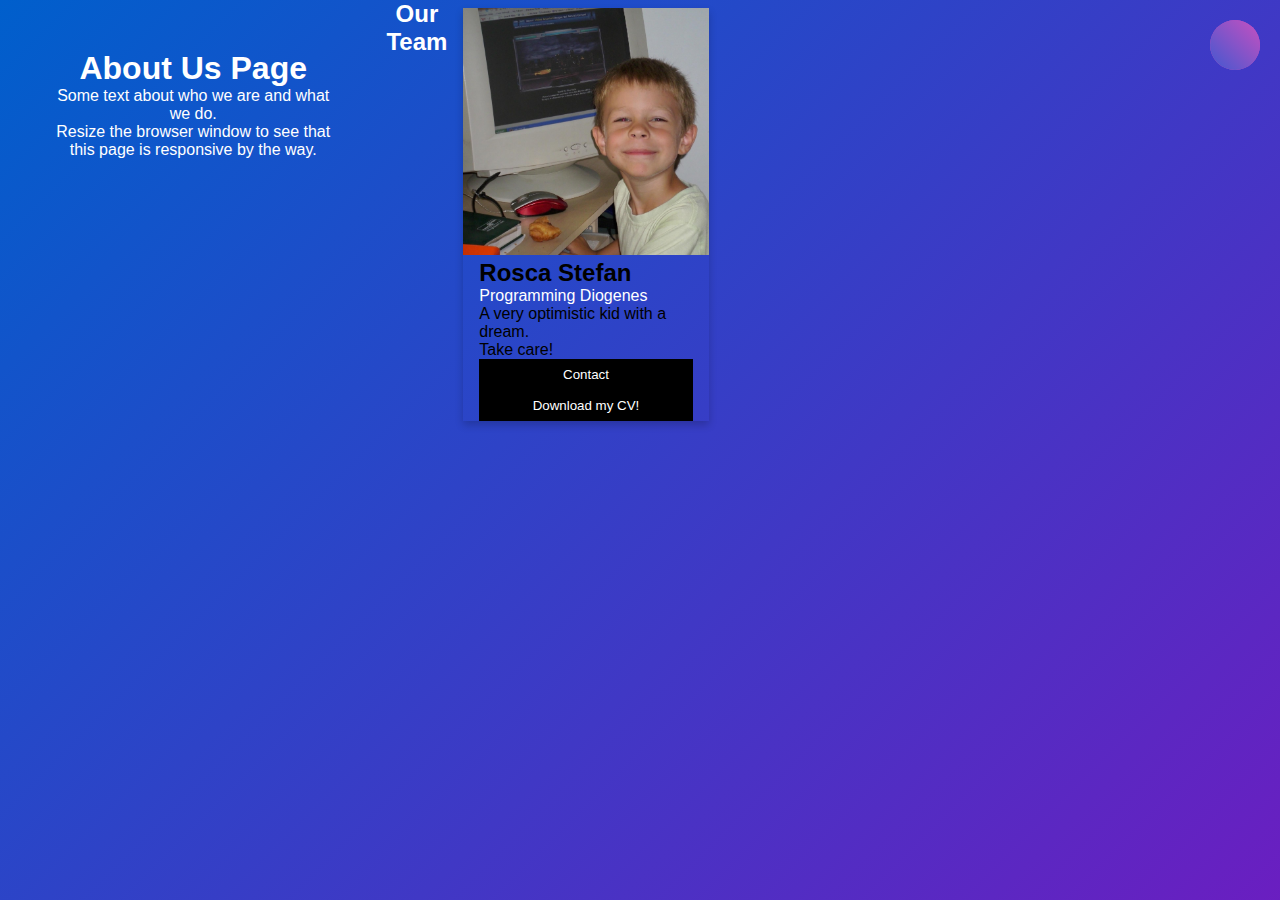
<file: about.html>
<!DOCTYPE html>
<html lang="en">
<head>
    <meta charset="UTF-8">
    <meta http-equiv="X-UA-Compatible" content="IE=edge">
    <meta name="viewport" content="width=device-width, initial-scale=1.0">
    <title>About Us</title>
    <link rel="stylesheet" href="about.css">
</head>
<body class="bg">
    <input type="checkbox" id="active">
    <label for="active" class="menu-btn"><i class="fas fa-bars"></i></label>
    <div class="wrapper">
       <ul>
          <li><a href="index.html">Home</a></li>
          <li><a href="about.html">About</a></li>
          <li><a href="services.html">Services</a></li>
          <li><a href="#">Gallery</a></li>
          <li><a href="#">Feedback</a></li>
       </ul>
    </div>
    <div class="about-section">
        <h1>About Us Page</h1>
        <p>Some text about who we are and what we do.</p>
        <p>Resize the browser window to see that this page is responsive by the way.</p>
      </div>
      
      <h2 style="text-align:center;color: white;">Our Team</h2>
      <div class="row">
        <div class="column">
          <div class="card">
            <img src="imgs/me.jpg" alt="Stefan Rosca" style="width:100%">
            <div class="container">
              <h2>Rosca Stefan</h2>
              <p class="title">Programming Diogenes</p>
              <p>A very optimistic kid with a dream.</p>
              <p>Take care!</p>
              <p><button class="button">Contact</button><a href="contact.html"></a></p>
              <form method="get" action="Profile.pdf">
                <button class="button" type="submit">Download my CV!</button>
             </form>
            </div>
          </div>
        </div>
      
</body>
</html>
</file>
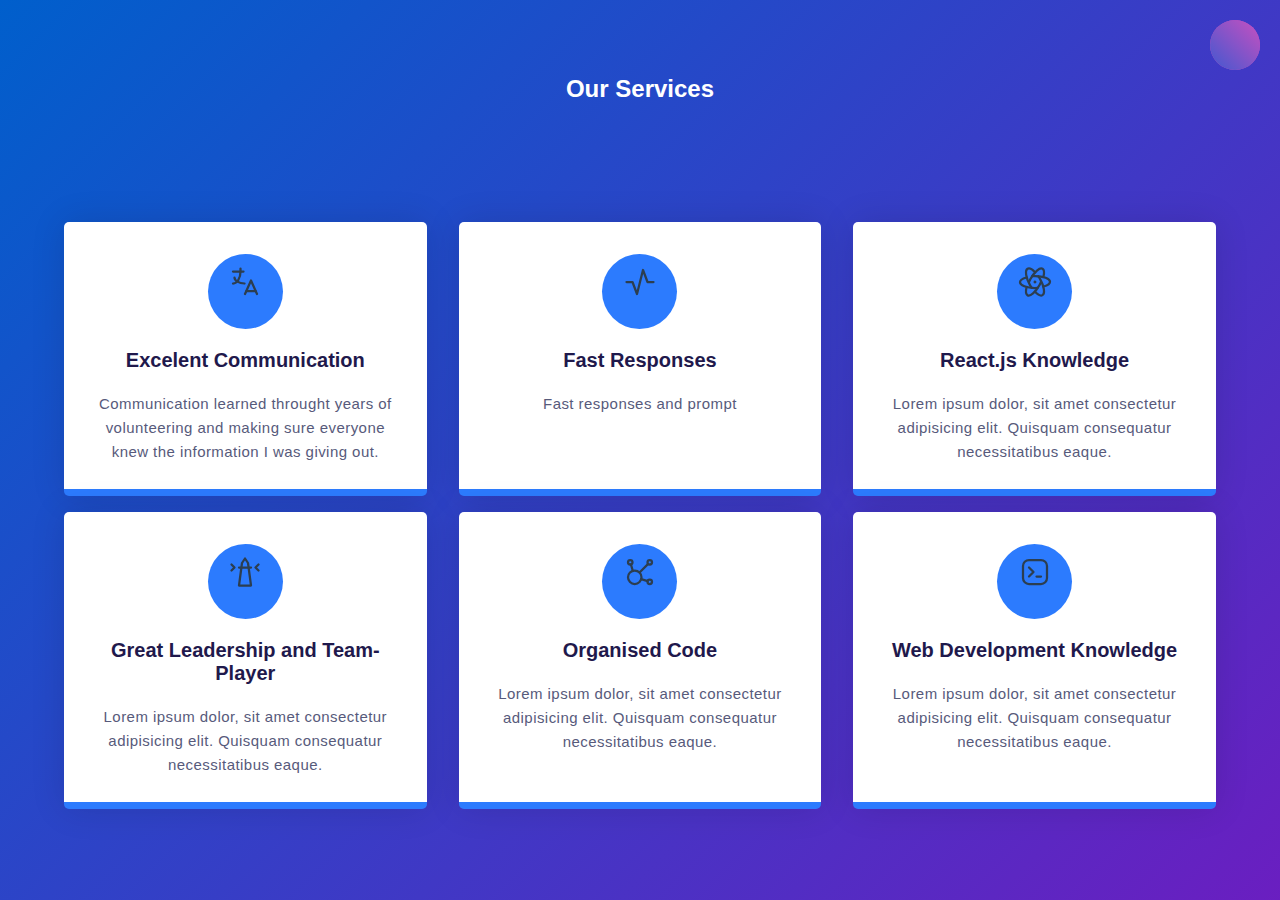
<file: services.html>
<!DOCTYPE html>
<html lang="en">
<head>
    <meta charset="UTF-8">
    <meta http-equiv="X-UA-Compatible" content="IE=edge">
    <meta name="viewport" content="width=device-width, initial-scale=1.0">
    <title>Services</title>
    <link rel="stylesheet" href="services.css">
</head>
<body class="bg">
    <input type="checkbox" id="active">
      <label for="active" class="menu-btn"><i class="fas fa-bars"></i></label>
      <div class="wrapper">
         <ul>
            <li><a href="index.html">Home</a></li>
            <li><a href="about.html">About</a></li>
            <li><a href="services.html">Services</a></li>
            <li><a href="gallery.html">Gallery</a></li>
            <li><a href="contact.html">Feedback</a></li>
         </ul>
      </div>
    <section>
        <div class="row">
          <h2 class="section-heading" style="color: white;">Our Services</h2>
        </div>
        <div class="row">
          <div class="column">
            <div class="card">
              <div class="icon-wrapper"> 
                <svg xmlns="http://www.w3.org/2000/svg" class="icon icon-tabler icon-tabler-language" width="36" height="36" viewBox="0 0 24 24" stroke-width="1.5" stroke="#2c3e50" fill="none" stroke-linecap="round" stroke-linejoin="round">
                <path stroke="none" d="M0 0h24v24H0z" fill="none"/>
                <path d="M4 5h7" />
                <path d="M9 3v2c0 4.418 -2.239 8 -5 8" />
                <path d="M5 9c-.003 2.144 2.952 3.908 6.7 4" />
                <path d="M12 20l4 -9l4 9" />
                <path d="M19.1 18h-6.2" />
              </svg>
                <i class="fas fa-hammer"></i>
              </div>
              <h3>Excelent Communication</h3>
              <p>
                Communication learned throught years of volunteering and making sure
                everyone knew the information I was giving out.
              </p>
            </div>
          </div>
          <div class="column">
            <div class="card">
              <div class="icon-wrapper">
                <svg xmlns="http://www.w3.org/2000/svg" class="icon icon-tabler icon-tabler-activity" width="36" height="36" viewBox="0 0 24 24" stroke-width="1.5" stroke="#2c3e50" fill="none" stroke-linecap="round" stroke-linejoin="round">
                <path stroke="none" d="M0 0h24v24H0z" fill="none"/>
                <path d="M3 12h4l3 8l4 -16l3 8h4" />
              </svg>
                <i class="fas fa-brush"></i>
              </div>
              <h3>Fast Responses</h3>
              <p>
                Fast responses and prompt 
              </p>
            </div>
          </div>
          <div class="column">
            <div class="card">
              <div class="icon-wrapper">
                <svg xmlns="http://www.w3.org/2000/svg" class="icon icon-tabler icon-tabler-brand-react-native" width="36" height="36" viewBox="0 0 24 24" stroke-width="1.5" stroke="#2c3e50" fill="none" stroke-linecap="round" stroke-linejoin="round">
                    <path stroke="none" d="M0 0h24v24H0z" fill="none"/>
                    <path d="M6.357 9c-2.637 .68 -4.357 1.845 -4.357 3.175c0 2.107 4.405 3.825 9.85 3.825c.74 0 1.26 -.039 1.95 -.097" />
                    <path d="M9.837 15.9c-.413 -.596 -.806 -1.133 -1.18 -1.8c-2.751 -4.9 -3.488 -9.77 -1.63 -10.873c1.15 -.697 3.047 .253 4.974 2.254" />
                    <path d="M6.429 15.387c-.702 2.688 -.56 4.716 .56 5.395c1.783 1.08 5.387 -1.958 8.043 -6.804c.36 -.67 .683 -1.329 .968 -1.978" />
                    <path d="M12 18.52c1.928 2 3.817 2.95 4.978 2.253c1.85 -1.102 1.121 -5.972 -1.633 -10.873c-.384 -.677 -.777 -1.204 -1.18 -1.8" />
                    <path d="M17.66 15c2.612 -.687 4.34 -1.85 4.34 -3.176c0 -2.11 -4.408 -3.824 -9.845 -3.824c-.747 0 -1.266 .029 -1.955 .087" />
                    <path d="M8 12c.285 -.66 .607 -1.308 .968 -1.978c2.647 -4.844 6.253 -7.89 8.046 -6.801c1.11 .679 1.262 2.706 .56 5.393" />
                    <path d="M12.26 12.015h-.01c-.01 .13 -.12 .24 -.26 .24a0.263 .263 0 0 1 -.25 -.26c0 -.14 .11 -.25 .24 -.25h-.01c.13 -.01 .25 .11 .25 .24" />
                  </svg>
                <i class="fas fa-wrench"></i>
              </div>
              <h3>React.js Knowledge</h3>
              <p>
                Lorem ipsum dolor, sit amet consectetur adipisicing elit. Quisquam
                consequatur necessitatibus eaque.
              </p>
            </div>
          </div>
          <div class="column">
            <div class="card">
              <div class="icon-wrapper">
                <svg xmlns="http://www.w3.org/2000/svg" class="icon icon-tabler icon-tabler-building-lighthouse" width="36" height="36" viewBox="0 0 24 24" stroke-width="1.5" stroke="#2c3e50" fill="none" stroke-linecap="round" stroke-linejoin="round">
                    <path stroke="none" d="M0 0h24v24H0z" fill="none"/>
                    <path d="M12 3l2 3l2 15h-8l2 -15z" />
                    <line x1="8" y1="9" x2="16" y2="9" />
                    <path d="M3 11l2 -2l-2 -2" />
                    <path d="M21 11l-2 -2l2 -2" />
                  </svg>
                <i class="fas fa-truck-pickup"></i>
              </div>
              <h3>Great Leadership and Team-Player</h3>
              <p>
                Lorem ipsum dolor, sit amet consectetur adipisicing elit. Quisquam
                consequatur necessitatibus eaque.
              </p>
            </div>
          </div>
          <div class="column">
            <div class="card">
              <div class="icon-wrapper">
                <svg xmlns="http://www.w3.org/2000/svg" class="icon icon-tabler icon-tabler-affiliate" width="36" height="36" viewBox="0 0 24 24" stroke-width="1.5" stroke="#2c3e50" fill="none" stroke-linecap="round" stroke-linejoin="round">
                    <path stroke="none" d="M0 0h24v24H0z" fill="none"/>
                    <path d="M5.931 6.936l1.275 4.249m5.607 5.609l4.251 1.275" />
                    <path d="M11.683 12.317l5.759 -5.759" />
                    <circle cx="5.5" cy="5.5" r="1.5" />
                    <circle cx="18.5" cy="5.5" r="1.5" />
                    <circle cx="18.5" cy="18.5" r="1.5" />
                    <circle cx="8.5" cy="15.5" r="4.5" />
                  </svg>
                <i class="fas fa-broom"></i>
              </div>
              <h3>Organised Code</h3>
              <p>
                Lorem ipsum dolor, sit amet consectetur adipisicing elit. Quisquam
                consequatur necessitatibus eaque.
              </p>
            </div>
          </div>
          <div class="column">
            <div class="card">
              <div class="icon-wrapper">
                <svg xmlns="http://www.w3.org/2000/svg" class="icon icon-tabler icon-tabler-brand-tabler" width="36" height="36" viewBox="0 0 24 24" stroke-width="1.5" stroke="#2c3e50" fill="none" stroke-linecap="round" stroke-linejoin="round">
                    <path stroke="none" d="M0 0h24v24H0z" fill="none"/>
                    <path d="M8 9l3 3l-3 3" />
                    <line x1="13" y1="15" x2="16" y2="15" />
                    <rect x="4" y="4" width="16" height="16" rx="4" />
                  </svg>
                <i class="fas fa-plug"></i>
              </div>
              <h3>Web Development Knowledge</h3>
              <p>
                Lorem ipsum dolor, sit amet consectetur adipisicing elit. Quisquam
                consequatur necessitatibus eaque.
              </p>
            </div>
          </div>
        </div>
</body>
</html>
</file>
<file: about.css>
.bg{
        font-family: 'Poppins', sans-serif;
        margin: 0;
        min-height: 100vh;
        width: 100%;
        height: 100vh;
        display: flex;     
        background-size: 300% 300%;
        background-image: linear-gradient(
              -45deg, 
              rgb(68, 167, 248) 0%, 
              rgb(25, 74, 211) 25%, 
              rgb(156, 0, 187) 51%, 
              rgb(0, 95, 204) 100%
        );  
        animation: AnimateBG 15s ease infinite;
      }
      @keyframes AnimateBG { 
        0%{background-position:0% 50%}
        50%{background-position:100% 50%}
        100%{background-position:0% 50%}
      }
      
      @import url("reset.css");
      
      @import url('https://fonts.googleapis.com/css2?family=Poppins:ital,wght@1,100&display=swap');
      
      @import url('https://fonts.googleapis.com/css?family=Poppins:400,500,600,700&display=swap');

@import url('https://fonts.googleapis.com/css?family=Poppins:400,500,600,700&display=swap');
*{
  margin: 0;
  padding: 0;
  box-sizing: border-box;
  font-family: 'Poppins', sans-serif;
}
.wrapper{
  position: fixed;
  top: 0;
  left: 0;
  height: 100%;
  width: 100%;
  background: linear-gradient(-135deg, #c850c0, #4158d0);
  /* background: linear-gradient(375deg, #1cc7d0, #2ede98); */
  /* clip-path: circle(25px at calc(0% + 45px) 45px); */
  clip-path: circle(25px at calc(100% - 45px) 45px);
  transition: all 0.3s ease-in-out;
}
#active:checked ~ .wrapper{
  clip-path: circle(75%);
}
.menu-btn{
  position: absolute;
  z-index: 2;
  right: 20px;
  /* left: 20px; */
  top: 20px;
  height: 50px;
  width: 50px;
  text-align: center;
  line-height: 50px;
  border-radius: 50%;
  font-size: 20px;
  color: #fff;
  cursor: pointer;
  background: linear-gradient(-135deg, #c850c0, #4158d0);
  /* background: linear-gradient(375deg, #1cc7d0, #2ede98); */
  transition: all 0.3s ease-in-out;
}
#active:checked ~ .menu-btn{
  background: #fff;
  color: #4158d0;
}
#active:checked ~ .menu-btn i:before{
  content: "\f00d";
}
.wrapper ul{
  position: absolute;
  top: 50%;
  left: 50%;
  transform: translate(-50%, -50%);
  list-style: none;
  text-align: center;
}
.wrapper ul li{
  margin: 15px 0;
}
.wrapper ul li a{
  color: none;
  text-decoration: none;
  font-size: 30px;
  font-weight: 500;
  padding: 5px 30px;
  color: #fff;
  position: relative;
  line-height: 50px;
  transition: all 0.3s ease;
}
.wrapper ul li a:after{
  position: absolute;
  content: "";
  background: #fff;
  width: 100%;
  height: 50px;
  left: 0;
  border-radius: 50px;
  transform: scaleY(0);
  z-index: -1;
  transition: transform 0.3s ease;
}
.wrapper ul li a:hover:after{
  transform: scaleY(1);
}
.wrapper ul li a:hover{
  color: #4158d0;
}
input[type="checkbox"]{
  display: none;
}
.content{
  position: absolute;
  top: 50%;
  left: 50%;
  transform: translate(-50%, -50%);
  z-index: -1;
  text-align: center;
  width: 100%;
  color: #202020;
}
.content .title{
  font-size: 40px;
  font-weight: 700;
}
.content p{
  font-size: 35px;
  font-weight: 600;
}
html {
    box-sizing: border-box;
  }
  
  *, *:before, *:after {
    box-sizing: inherit;
  }
  
  .column {
    float: left;
    width: 33.3%;
    margin-bottom: 16px;
    padding: 0 8px;
  }
  
  .card {
    box-shadow: 0 4px 8px 0 rgba(0, 0, 0, 0.2);
    margin: 8px;
  }
  
  .about-section {
    padding: 50px;
    text-align: center;
    background-color: transparent;
    color: white;
  }
  
  .container {
    padding: 0 16px;
  }
  
  .container::after, .row::after {
    content: "";
    clear: both;
    display: table;
  }
  
  .title {
    color: rgb(255, 255, 255);
  }
  
  .button {
    border: none;
    outline: 0;
    display: inline-block;
    padding: 8px;
    color: white;
    background-color: #000;
    text-align: center;
    cursor: pointer;
    width: 100%;
  }
  
  .button:hover {
    background-color: #555;
  }
  
  @media screen and (max-width: 650px) {
    .column {
      width: 100%;
      display: block;
    }
  }
</file>
<file: services.css>
.bg {
    font-family: 'Poppins', sans-serif;
    min-height: 100vh;
    width: 100%;
    height: 100vh;
    display: flex;
    align-items: center;
    justify-content: center;
    background-size: 300% 300%;
    background-image: linear-gradient(
          -45deg, 
          rgb(68, 167, 248) 0%, 
          rgb(25, 74, 211) 25%, 
          rgb(156, 0, 187) 51%, 
          rgb(0, 95, 204) 100%
    );  
    animation: AnimateBG 15s ease infinite;
  }
  
  @keyframes AnimateBG { 
    0%{background-position:0% 50%}
    50%{background-position:100% 50%}
    100%{background-position:0% 50%}
  }
* {
    padding: 0;
    margin: 0;
    box-sizing: border-box;
    font-family: "Poppins", sans-serif;
  }
  section {
    height: 100vh;
    width: 100%;
    display: grid;
    place-items: center;
  }
  .row {
    display: flex;
    flex-wrap: wrap;
  }
  .column {
    width: 100%;
    padding: 0 1em 1em 1em;
    text-align: center;
  }
  .card {
    width: 100%;
    height: 100%;
    padding: 2em 1.5em;
    background: linear-gradient(#ffffff 50%, #2c7bfe 50%);
    background-size: 100% 200%;
    background-position: 0 2.5%;
    border-radius: 5px;
    box-shadow: 0 0 35px rgba(0, 0, 0, 0.12);
    cursor: pointer;
    transition: 0.5s;
  }
  h3 {
    font-size: 20px;
    font-weight: 600;
    color: #1f194c;
    margin: 1em 0;
  }
  p {
    color: #575a7b;
    font-size: 15px;
    line-height: 1.6;
    letter-spacing: 0.03em;
  }
  .icon-wrapper {
    background-color: #2c7bfe;
    margin: auto;
    font-size: 30px;
    height: 2.5em;
    width: 2.5em;
    color: #ffffff;
    border-radius: 50%;
    display: grid;
    place-items: center;
    transition: 0.5s;
  }
  .card:hover {
    background-position: 0 100%;
  }
  .card:hover .icon-wrapper {
    background-color: #ffffff;
    color: #2c7bfe;
  }
  .card:hover h3 {
    color: #ffffff;
  }
  .card:hover p {
    color: #f0f0f0;
  }
  @media screen and (min-width: 768px) {
    section {
      padding: 0 2em;
    }
    .column {
      flex: 0 50%;
      max-width: 50%;
    }
  }
  @media screen and (min-width: 992px) {
    section {
      padding: 1em 3em;
    }
    .column {
      flex: 0 0 33.33%;
      max-width: 33.33%;
    }
  }* {
    padding: 0;
    margin: 0;
    box-sizing: border-box;
    font-family: "Poppins", sans-serif;
  }
  section {
    height: 100vh;
    width: 100%;
    display: grid;
    place-items: center;
  }
  .row {
    display: flex;
    flex-wrap: wrap;
  }
  .column {
    width: 100%;
    padding: 0 1em 1em 1em;
    text-align: center;
  }
  .card {
    width: 100%;
    height: 100%;
    padding: 2em 1.5em;
    background: linear-gradient(#ffffff 50%, #2c7bfe 50%);
    background-size: 100% 200%;
    background-position: 0 2.5%;
    border-radius: 5px;
    box-shadow: 0 0 35px rgba(0, 0, 0, 0.12);
    cursor: pointer;
    transition: 0.5s;
  }
  h3 {
    font-size: 20px;
    font-weight: 600;
    color: #1f194c;
    margin: 1em 0;
  }
  p {
    color: #575a7b;
    font-size: 15px;
    line-height: 1.6;
    letter-spacing: 0.03em;
  }
  .icon-wrapper {
    background-color: #2c7bfe;
    margin: auto;
    font-size: 30px;
    height: 2.5em;
    width: 2.5em;
    color: #ffffff;
    border-radius: 50%;
    display: grid;
    place-items: center;
    transition: 0.5s;
  }
  .card:hover {
    background-position: 0 100%;
  }
  .card:hover .icon-wrapper {
    background-color: #ffffff;
    color: #2c7bfe;
  }
  .card:hover h3 {
    color: #ffffff;
  }
  .card:hover p {
    color: #f0f0f0;
  }
  @media screen and (min-width: 768px) {
    section {
      padding: 0 2em;
    }
    .column {
      flex: 0 50%;
      max-width: 50%;
    }
  }
  @media screen and (min-width: 992px) {
    section {
      padding: 1em 3em;
    }
    .column {
      flex: 0 0 33.33%;
      max-width: 33.33%;
    }
  }
  @import url('https://fonts.googleapis.com/css?family=Poppins:400,500,600,700&display=swap');
*{
  margin: 0;
  padding: 0;
  box-sizing: border-box;
  font-family: 'Poppins', sans-serif;
}
.wrapper{
  position: fixed;
  top: 0;
  left: 0;
  height: 100%;
  width: 100%;
  background: linear-gradient(-135deg, #c850c0, #4158d0);
  /* background: linear-gradient(375deg, #1cc7d0, #2ede98); */
  /* clip-path: circle(25px at calc(0% + 45px) 45px); */
  clip-path: circle(25px at calc(100% - 45px) 45px);
  transition: all 0.3s ease-in-out;
}
#active:checked ~ .wrapper{
  clip-path: circle(75%);
}
.menu-btn{
  position: absolute;
  z-index: 2;
  right: 20px;
  /* left: 20px; */
  top: 20px;
  height: 50px;
  width: 50px;
  text-align: center;
  line-height: 50px;
  border-radius: 50%;
  font-size: 20px;
  color: #fff;
  cursor: pointer;
  background: linear-gradient(-135deg, #c850c0, #4158d0);
  /* background: linear-gradient(375deg, #1cc7d0, #2ede98); */
  transition: all 0.3s ease-in-out;
}
#active:checked ~ .menu-btn{
  background: #fff;
  color: #4158d0;
}
#active:checked ~ .menu-btn i:before{
  content: "\f00d";
}
.wrapper ul{
  position: absolute;
  top: 50%;
  left: 50%;
  transform: translate(-50%, -50%);
  list-style: none;
  text-align: center;
}
.wrapper ul li{
  margin: 15px 0;
}
.wrapper ul li a{
  color: none;
  text-decoration: none;
  font-size: 30px;
  font-weight: 500;
  padding: 5px 30px;
  color: #fff;
  position: relative;
  line-height: 50px;
  transition: all 0.3s ease;
}
.wrapper ul li a:after{
  position: absolute;
  content: "";
  background: #fff;
  width: 100%;
  height: 50px;
  left: 0;
  border-radius: 50px;
  transform: scaleY(0);
  z-index: -1;
  transition: transform 0.3s ease;
}
.wrapper ul li a:hover:after{
  transform: scaleY(1);
}
.wrapper ul li a:hover{
  color: #4158d0;
}
input[type="checkbox"]{
  display: none;
}
.content{
  position: absolute;
  top: 50%;
  left: 50%;
  transform: translate(-50%, -50%);
  z-index: -1;
  text-align: center;
  width: 100%;
  color: #202020;
}
.content .title{
  font-size: 40px;
  font-weight: 700;
}
.content p{
  font-size: 35px;
  font-weight: 600;
}
</file>
